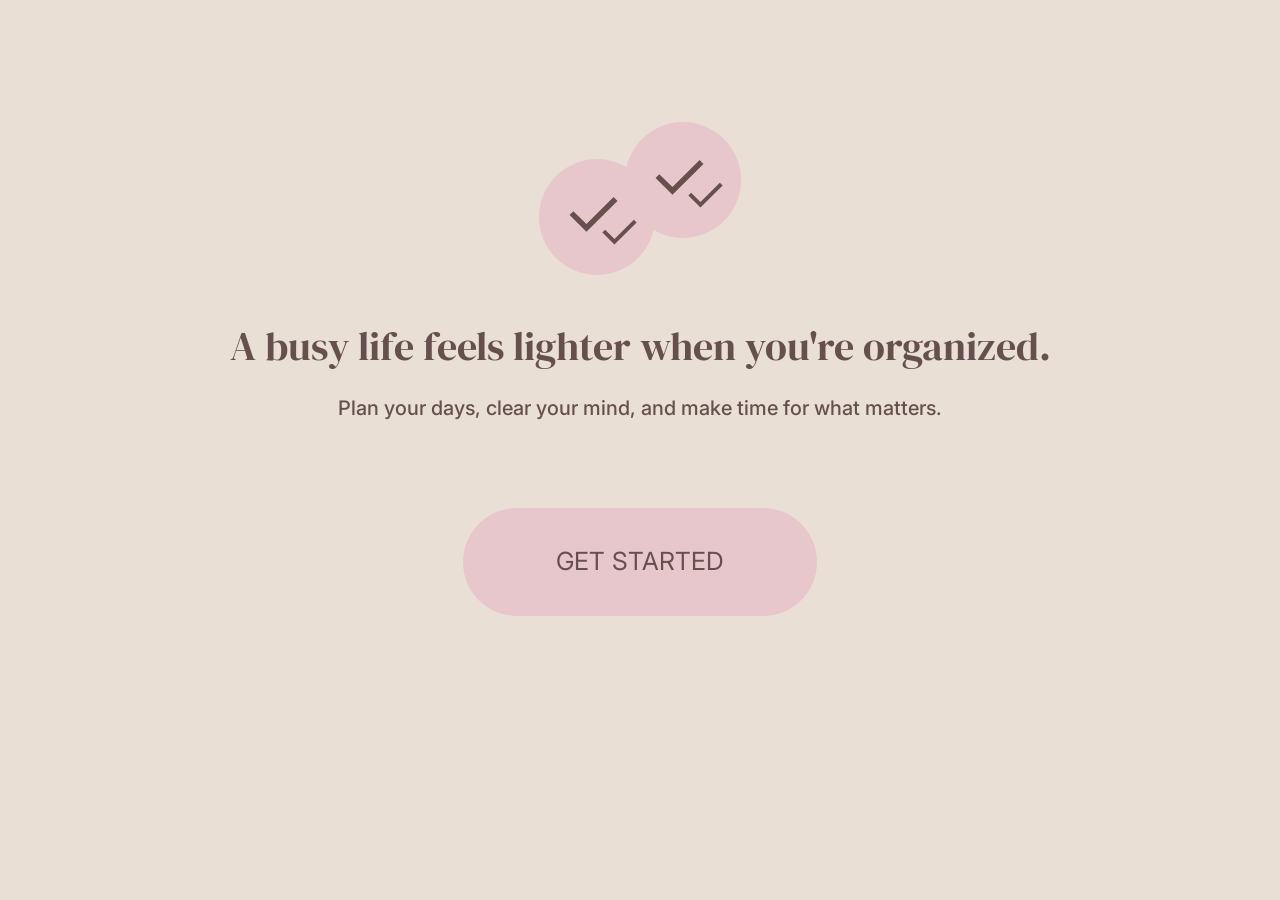
<file: personal_organizer/index.html>
<!doctype html>
<html lang="en">
  <head>
    <meta charset="UTF-8" />
    <meta name="viewport" content="width=device-width, initial-scale=1.0" />
    <!-- Bootstrap CSS -->
    <link
      href="https://cdn.jsdelivr.net/npm/bootstrap@5.3.8/dist/css/bootstrap.min.css"
      rel="stylesheet"
    />
    <link rel="preconnect" href="https://fonts.googleapis.com" />
    <link rel="preconnect" href="https://fonts.gstatic.com" crossorigin />
    <link
      href="https://fonts.googleapis.com/css2?family=DM+Serif+Display&family=Inter:wght@400;500;600&display=swap"
      rel="stylesheet"
    />
    <link href="../style.css" rel="stylesheet" />
    <title>Welcome Page</title>
  </head>
  <body>
    <div class="container-fluid">
      <div class="logo">
        <img src="../img/logo_app.svg" class="logo_img" />
      </div>
      <h1 class="title-welcomePage">A busy life feels lighter when you're organized.</h1>
      <h5 class="subtitle">
        Plan your days, clear your mind, and make time for what matters.
      </h5>
      <div class="button-container">
        <button type="button" id="getStarted" class="button btn-lg" onClick= >
          GET STARTED
        </button>
      </div>
    </div>
    <script src="../index.js"></script>
  </body>
</html>
</file>
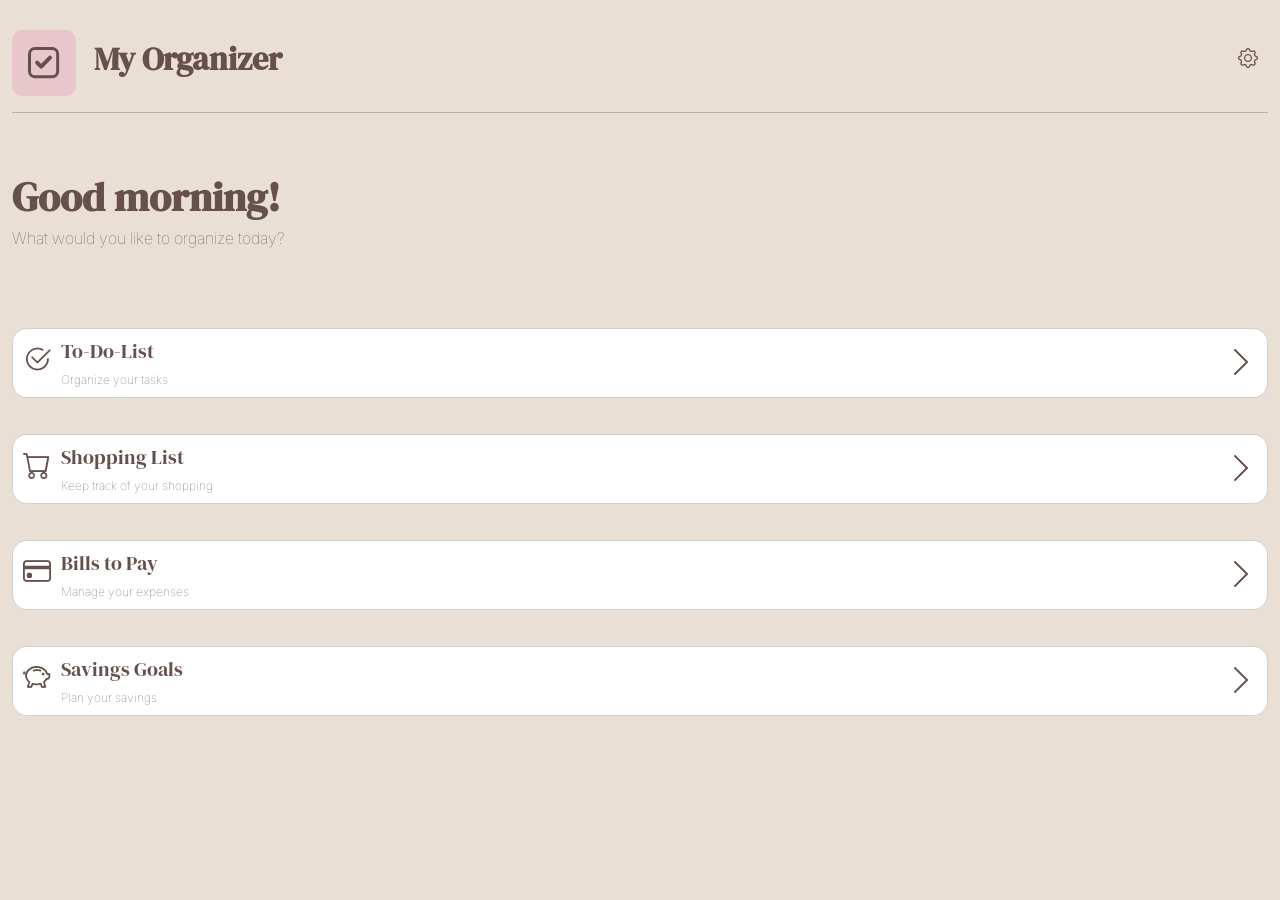
<file: personal_organizer/dashboard.html>
<!doctype html>
<html lang="en">
  <head>
    <meta charset="UTF-8" />
    <meta name="viewport" content="width=device-width, initial-scale=1.0" />
    <title>Dashboard</title>

    <link
      href="https://cdn.jsdelivr.net/npm/bootstrap@5.3.8/dist/css/bootstrap.min.css"
      rel="stylesheet"
      rel="stylesheet"
    />
    <link
      href="https://cdn.jsdelivr.net/npm/bootstrap-icons@1.11.1/font/bootstrap-icons.css"
      rel="stylesheet"
    />
    <link rel="preconnect" href="https://fonts.googleapis.com" />
    <link rel="preconnect" href="https://fonts.gstatic.com" crossorigin />
    <link
      href="https://fonts.googleapis.com/css2?family=DM+Serif+Display&family=Inter:wght@400;500;600&display=swap"
      rel="stylesheet"
    />
    <link href="../style.css" rel="stylesheet" />
  </head>
  <body>
    <div class="container-fluid">
      <header class="d-flex justify-content-between align-items-center">
        <div class="d-flex align-items-center gap-2">
          <img src="../img/myorganizer_symbol.svg" />
          <h3
            class="title-dashboardPage"
            style="font-size: xx-large; position: relative; left: 10px"
          >
            My Organizer
          </h3>
        </div>
        <i
          class="bi bi-gear fs-5 icons icon-hover"
          style="position: relative; right: 10px; bottom: 10px"
        ></i>
      </header>
      <escape><hr /></escape>
      <div class="mt-4">
        <h4 class="title-dashboardPage" style="font-size: 40px; margin-top:60px;" id="saudacao">
          Good Morning!
        </h4>
        <h6 class="subtitle-dashboardPage">
          What would you like to organize today?
        </h6>
      </div>
      <div class="row mt-3">
        <div class="col-12">
          <div class="card cards">
            <i class="bi bi-check2-circle fs-3 icons"></i>
            <div style="display: flex; flex-direction: column">
              <h6 class="title-card">To-Do-List</h6>

              <p class="subtitle-card">Organize your tasks</p>
            </div>
            <i
              class="icons icon-hover bi bi-chevron-right fs-2 ms-auto"
              style="margin-right: 10px"
              data-page="toDoList.html"
            ></i>
          </div>
        </div>
      </div>
      <div class="row mt-3">
        <div class="col-12">
          <div class="card cards">
            <i class="bi bi-cart fs-3 icons"></i>
            <div style="display: flex; flex-direction: column">
              <h6 class="title-card">Shopping List</h6>

              <p class="subtitle-card">Keep track of your shopping</p>
            </div>
            <i
              class="icons icon-hover bi bi-chevron-right fs-2 ms-auto"
              style="margin-right: 10px"
              id="shoppingList"
              data-page="shoppingList.html"
            ></i>
          </div>
        </div>
      </div>
      <div class="row mt-3">
        <div class="col-12">
          <div class="card cards">
            <i class="bi bi-credit-card fs-3 icons"></i>
            <div style="display: flex; flex-direction: column">
              <h6 class="title-card">Bills to Pay</h6>

              <p class="subtitle-card">Manage your expenses</p>
            </div>
            <i
              class="icons icon-hover bi bi-chevron-right fs-2 ms-auto"
              style="margin-right: 10px"
              id="expenseList"
              data-page="expenses.html"
            ></i>
          </div>
        </div>
      </div>
      <div class="row mt-3">
        <div class="col-12">
          <div class="card cards">
            <i
              class="bi bi-piggy-bank fs-3 icons"
              style="transform: scaleX(-1)"
            ></i>
            <div style="display: flex; flex-direction: column">
              <h6 class="title-card">Savings Goals</h6>

              <p class="subtitle-card">Plan your savings</p>
            </div>
            <i
              class="icons icon-hover bi bi-chevron-right fs-2 ms-auto"
              style="margin-right: 10px"
              id="savingList"
              data-page="savings.html"
            ></i>
          </div>
        </div>
      </div>
    </div>
    <script src="../dashboard.js"></script>
  </body>
</html>
</file>
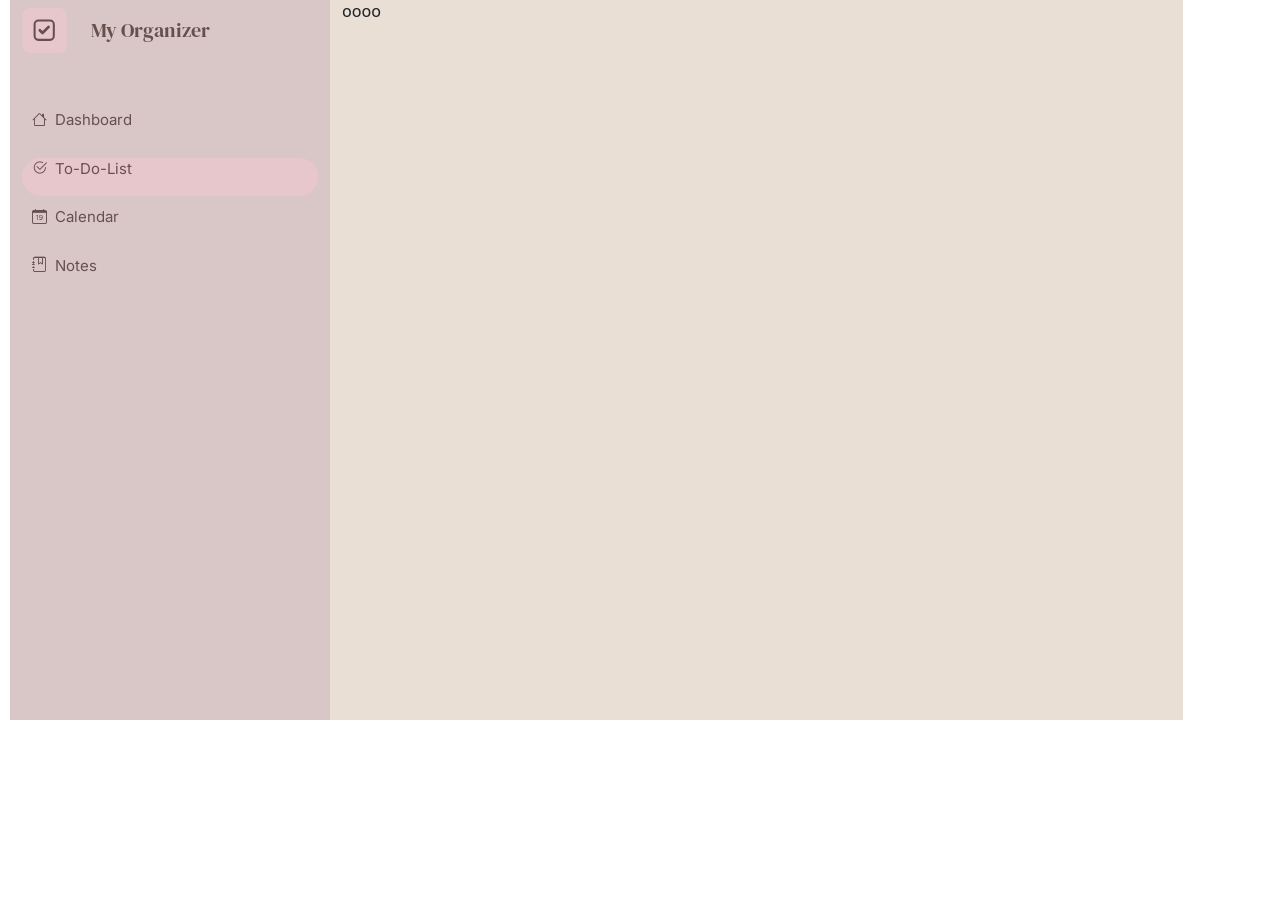
<file: personal_organizer/toDoList.html>
<!doctype html>
<html lang="en">
  <head>
    <meta charset="UTF-8" />
    <meta name="viewport" content="width=device-width, initial-scale=1.0" />
    <title>Document</title>
    <link
      href="https://cdn.jsdelivr.net/npm/bootstrap@5.3.8/dist/css/bootstrap.min.css"
      rel="stylesheet"
      rel="stylesheet"
    />
    <link
      href="https://cdn.jsdelivr.net/npm/bootstrap-icons@1.11.1/font/bootstrap-icons.css"
      rel="stylesheet"
    />
    <link rel="preconnect" href="https://fonts.googleapis.com" />
    <link rel="preconnect" href="https://fonts.gstatic.com" crossorigin />
    <link
      href="https://fonts.googleapis.com/css2?family=DM+Serif+Display&family=Inter:wght@400;500;600&display=swap"
      rel="stylesheet"
    />
    <link href="../style.css" rel="stylesheet" />
  </head>
  <body style="background-color:white">
    <div class="container-fluid">
      <div class="row align-items-center">
        <div class="col-4 col-md-3 menu">
          <div class="d-flex align-items-center gap-4 mb-5">
            <img
              src="../img/myorganizer_symbol.svg"
              style="height: 45px; width: 45px"
            />
            <p class="title">My Organizer</p>
          </div>
          <div class="align-items-center">
            <div
              class="d-flex gap-2"
              style="
                color: #66504d;
                font-family: Inter;
                font-size: 15px;
                margin-top: 10px;
              "
            >
              <i class="bi bi-house" style="margin-left: 10px"></i>
              <p>Dashboard</p>
            </div>
            <div
              class="d-flex gap-2 selected"
              style="
                color: #66504d;
                font-family: Inter;
                font-size: 15px;
                margin-top: 10px;
              "
            >
              <i class="bi bi-check2-circle" style="margin-left: 10px"></i>
              <p>To-Do-List</p>
            </div>
            <div
              class="d-flex gap-2"
              style="
                color: #66504d;
                font-family: Inter;
                font-size: 15px;
                margin-top: 10px;
              "
            >
             <i class="bi bi-calendar-date" style="margin-left: 10px"></i>
              <p>Calendar</p>
            </div>
             <div
              class="d-flex gap-2"
              style="
                color: #66504d;
                font-family: Inter;
                font-size: 15px;
                margin-top: 10px;
              "
            >
             <i class="bi bi-journal-bookmark" style="margin-left: 10px"></i>
              <p>Notes</p>
            </div>
          </div>
        </div>
         <div class="col-7 col-md-8 toDoList">oooo</div>
      </div>
     
    </div>
  </body>
</html>
</file>
<file: style.css>
body {
  background-color: #eadfd5;
}
header {
  margin-top: 30px;
}

.title {
  text-align: center;
  color: #66504d;
  font-family: DM Serif Display;
  font-weight: lighter;
  margin-top: 15px;
  font-size: 20px;
}

.title-welcomePage {
  text-align: center;
  color: #66504d;
  font-family: DM Serif Display;
}
.title-dashboardPage {
  font-weight: bolder;
  color: #66504d;
  font-family: DM Serif Display;
}
.subtitle {
  text-align: center;
  color: #66504d;
  font-family: Inter;
  margin-top: 26px;
}
.subtitle-dashboardPage {
  color: #66504d;
  font-family: Inter;
  font-weight: lighter;
  font-size: medium;
  margin-bottom: 60px;
}

.logo {
  text-align: center;
  margin-top: 122px;
  margin-bottom: 47px;
}
.button {
  background-color: #e8c7cc;
  color: #66504d;
  font-family: Inter;
  border-radius: 60px;
  border: none;
  width: min(354px, 90%);
  height: 108px;
  font-size: 25px;
  text-align: center;
  margin-top: 80px;
}
.button-container {
  text-align: center;
}
.cards {
  background-color: white;
  border-radius: 15px;
  height: 70px;
  margin-top: 20px;
  flex-direction: row;
}

.icons {
  margin-left: 10px;
  margin-top: 10px;
  color: #66504d;
}
.icon-hover:hover {
  color: #e8c7cc;
}
.title-card {
  color: #66504d;
  font-family: DM Serif Display;
  font-size: 20px;
  font-weight: lighter;
  margin-left: 10px;
  margin-top: 10px;
}

.subtitle-card {
  color: #66504d;
  font-family: Inter;
  font-size: 12px;
  margin-left: 10px;
  font-weight: lighter;
}

.menu {
  background-color: #d9c7c7;
margin-left:10px;
  height: min(80vh);
}

.toDoList {
  background-color: #eadfd5;
  height: min(80vh);
  margin-right: 10px;
}

.selected {
  background-color: #e8c7cc;
  border-radius: 40px;
}
</file>
